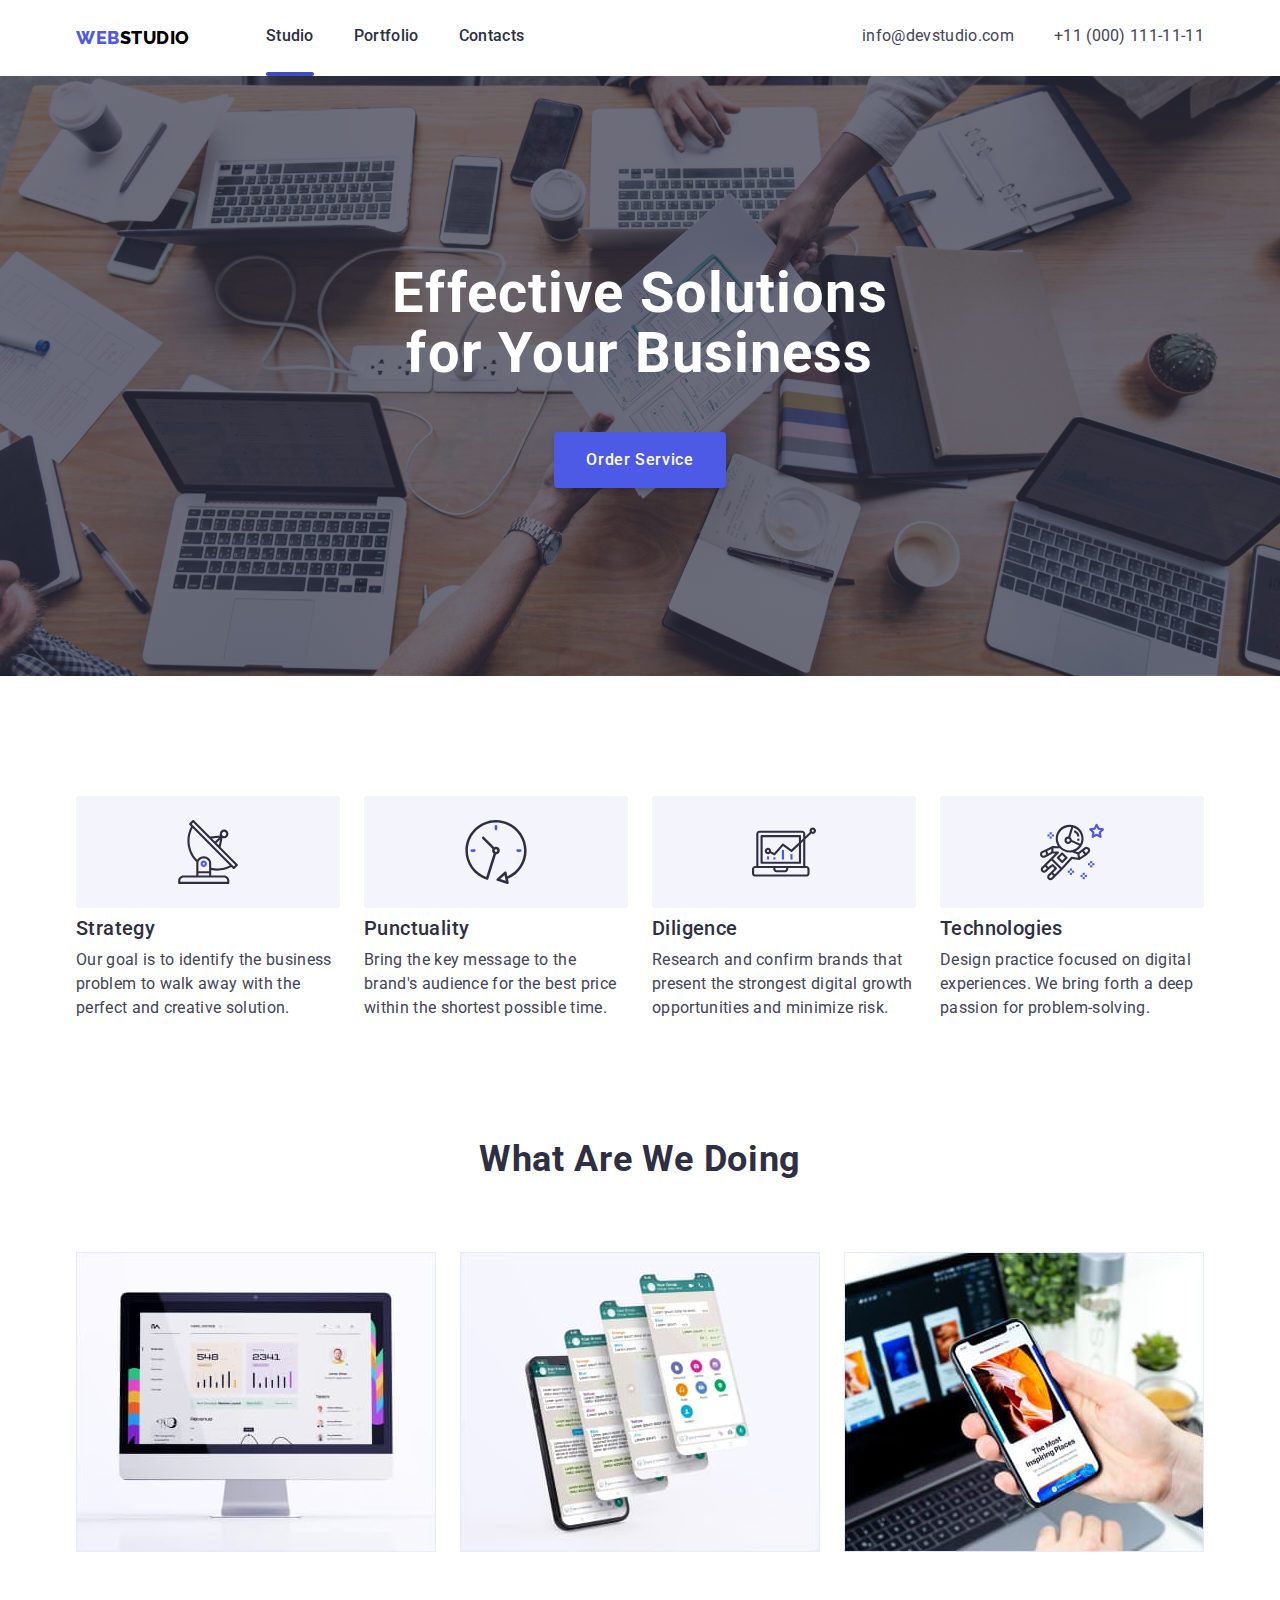
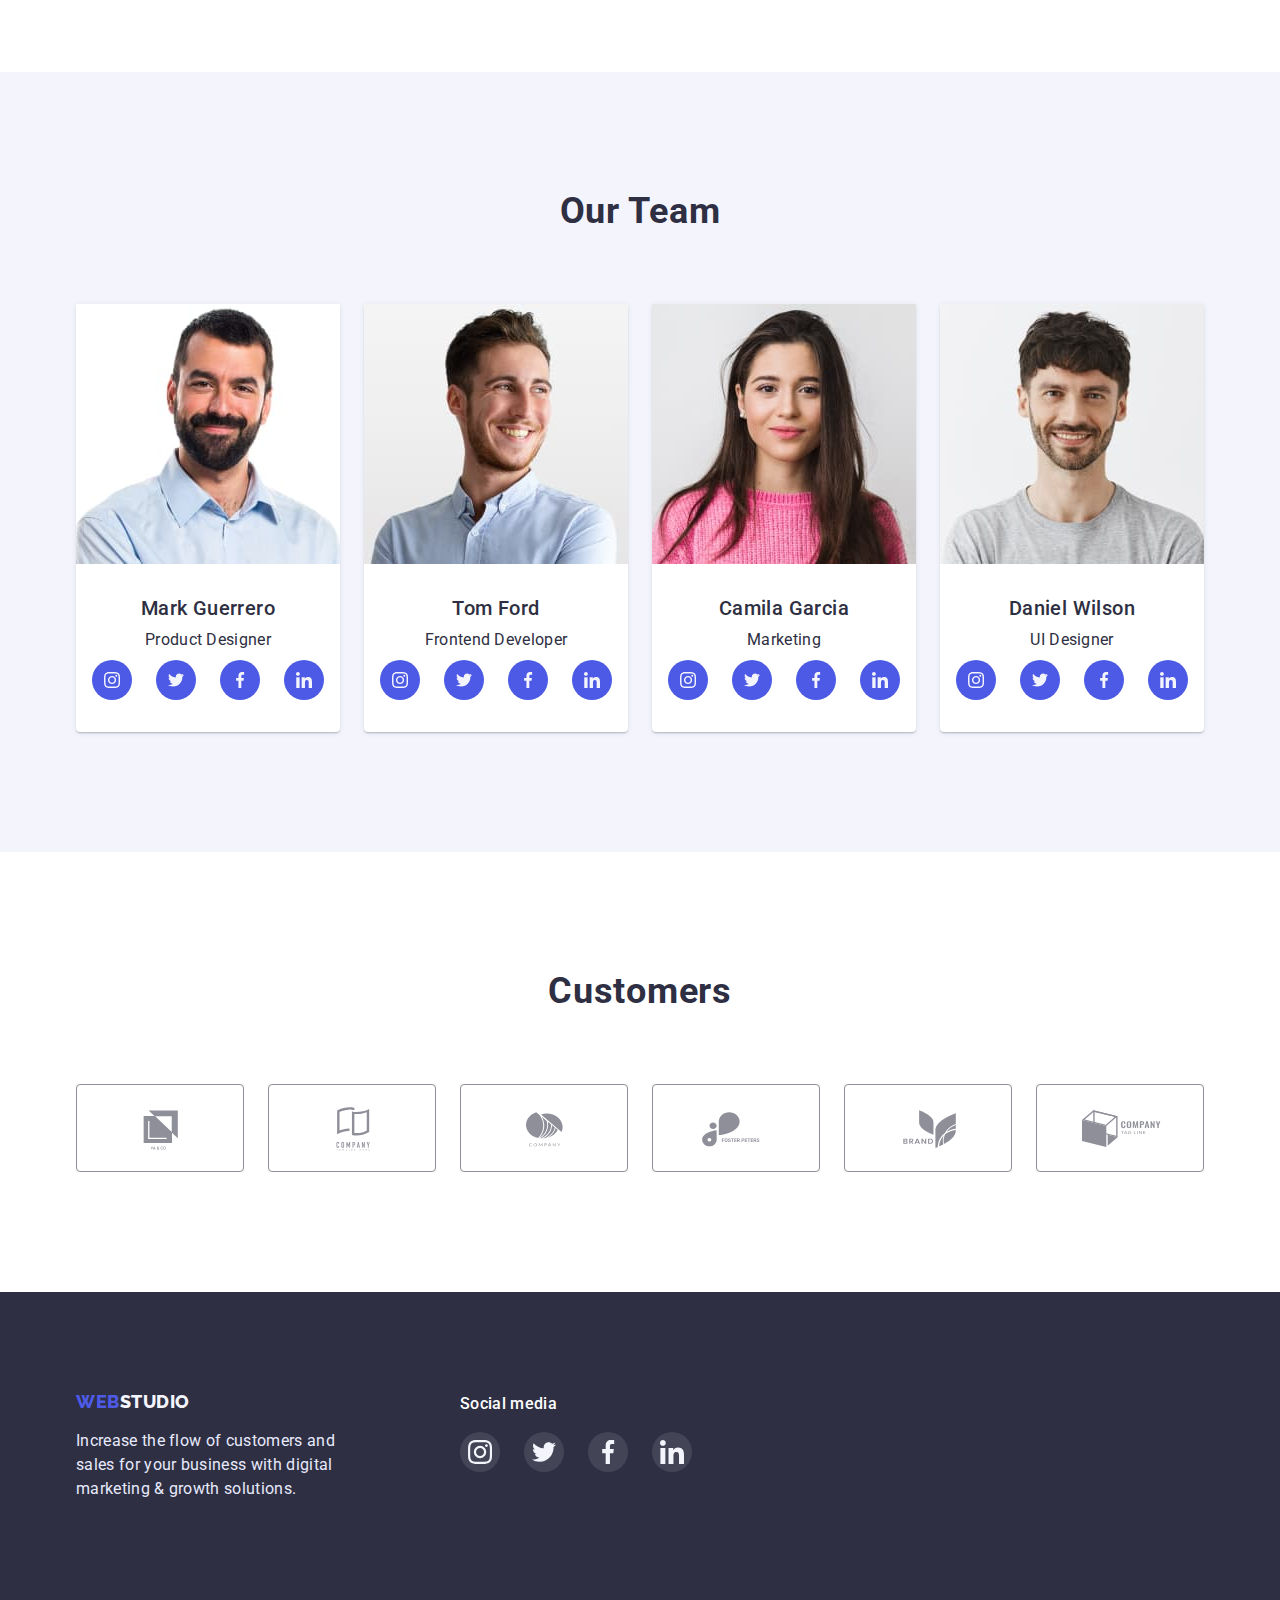
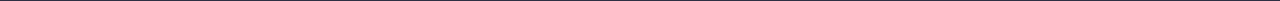
<file: index.html>
<!DOCTYPE html>
<html lang="en">
  <head>
    <meta charset="UTF-8" />
    <meta http-equiv="X-UA-Compatible" content="IE=edge" />
    <meta name="viewport" content="width=device-width, initial-scale=1.0" />
    <link
      rel="stylesheet"
      href="https://cdnjs.cloudflare.com/ajax/libs/modern-normalize/1.1.0/modern-normalize.min.css"
    />
    <link rel="stylesheet" href="css/styles.css" />
    <title>WEBSTUDIO</title>
  </head>
  <body>
    <header class="header">
      <div class="container navigation">
        <nav class="nav">
          <a href="#" class="logo-in-header"
            >WEB<span class="logo-two-part-in-header">STUDIO</span></a
          >
          <ul class="list-in-header">
            <li>
              <a href="./index.html" class="navigations-links current"
                >Studio</a
              >
            </li>
            <li>
              <a href="./portfolio.html" class="navigations-links">Portfolio</a>
            </li>
            <li><a href="#" class="navigations-links">Contacts</a></li>
          </ul>
        </nav>
        <ul class="contacts">
          <li>
            <a href="mailto:info@devstudio.com" class="contacts-style"
              >info@devstudio.com</a
            >
          </li>
          <li>
            <a href="tel:+110001111111" class="contacts-style"
              >+11 (000) 111-11-11</a
            >
          </li>
        </ul>
      </div>
    </header>
    <main>
      <section class="effective-solutions">
        <div class="container">
          <h1 class="text-of-effective-solutions">
            Effective Solutions<br />
            for Your Business
          </h1>
          <button type="button" class="order-service-button" data-modal-open>
            Order Service
          </button>
        </div>
      </section>
      <section class="features">
        <div class="container">
          <h2 hidden>features</h2>
          <ul class="list-of-features">
            <li class="content-in-list-features">
              <div class="icons-in-hero">
                <svg class="icon-in-hero" width="64" height="64">
                  <use href="./images/icons.svg#icon-antenna-1"></use>
                </svg>
              </div>
              <h3 class="heading-features">Strategy</h3>
              <p>
                Our goal is to identify the business problem to walk away with
                the perfect and creative solution.
              </p>
            </li>
            <li class="content-in-list-features">
              <div class="icons-in-hero">
                <svg class="icon-in-hero" width="64" height="64">
                  <use href="./images/icons.svg#icon-clock-1"></use>
                </svg>
              </div>
              <h3 class="heading-features">Punctuality</h3>
              <p>
                Bring the key message to the brand's audience for the best price
                within the shortest possible time.
              </p>
            </li>
            <li class="content-in-list-features">
              <div class="icons-in-hero">
                <svg class="icon-in-hero" width="64" height="64">
                  <use href="./images/icons.svg#icon-diagram-1"></use>
                </svg>
              </div>
              <h3 class="heading-features">Diligence</h3>
              <p>
                Research and confirm brands that present the strongest digital
                growth opportunities and minimize risk.
              </p>
            </li>
            <li class="content-in-list-features">
              <div class="icons-in-hero">
                <svg class="icon-in-hero" width="64" height="64">
                  <use href="./images/icons.svg#icon-astronaut-1"></use>
                </svg>
              </div>
              <h3 class="heading-features">Technologies</h3>
              <p>
                Design practice focused on digital experiences. We bring forth a
                deep passion for problem-solving.
              </p>
            </li>
          </ul>
        </div>
      </section>
      <section class="examples">
        <div class="container">
          <h2 class="heading">What Are We Doing</h2>
          <ul class="examples-list">
            <li>
              <img
                src="images/monitor.jpg"
                width="360"
                height="300"
                alt="monitor"
              />
            </li>
            <li>
              <img
                src="images/phone_one.jpg"
                width="360"
                height="300"
                alt="a phone with an open messenger"
              />
            </li>
            <li>
              <img
                src="images/phone_two.jpg"
                width="360"
                height="300"
                alt="phone with an open site"
              />
            </li>
          </ul>
        </div>
      </section>
      <section class="section-team">
        <div class="container">
          <h2 class="heading">Our Team</h2>
          <ul class="team">
            <li class="worker">
              <img
                src="images/worker_one.jpg"
                width="264"
                height="260"
                alt="smiling man with stubble and brown eyes is an employee of the company"
              />
              <div class="name-job">
                <h3 class="name">Mark Guerrero</h3>
                <p class="role">Product Designer</p>

                <ul class="social-icons-worker">
                  <li>
                    <a
                      href="https://instagram.com"
                      rel="noopener noreferrer nofollow"
                      aria-label="instagram link"
                      class="icon-link"
                    >
                      <svg class="social-icon" width="16" height="16">
                        <use href="./images/icons.svg#icon-instagram-2"></use>
                      </svg>
                    </a>
                  </li>
                  <li>
                    <a
                      href="https://twitter.com"
                      rel="noopener noreferrer nofollow"
                      aria-label="twitter link"
                      class="icon-link"
                    >
                      <svg class="social-icon" width="16" height="16">
                        <use href="./images/icons.svg#icon-twitter-1"></use>
                      </svg>
                    </a>
                  </li>
                  <li>
                    <a
                      href="https://facebook.com"
                      rel="noopener noreferrer nofollow"
                      aria-label="facebook link"
                      class="icon-link"
                    >
                      <svg class="social-icon" width="16" height="16">
                        <use href="./images/icons.svg#icon-facebook-1"></use>
                      </svg>
                    </a>
                  </li>
                  <li>
                    <a
                      href="https://linkedin.com"
                      rel="noopener noreferrer nofollow"
                      aria-label="linkedin link"
                      class="icon-link"
                    >
                      <svg class="social-icon" width="16" height="16">
                        <use href="./images/icons.svg#icon-linkedin-1"></use>
                      </svg>
                    </a>
                  </li>
                </ul>
              </div>
            </li>
            <li class="worker">
              <img
                src="images/worker_two.jpg"
                width="264"
                height="260"
                alt="a cheerful man with stubble and blue eyes is an employee of the company"
              />
              <div class="name-job">
                <h3 class="name">Tom Ford</h3>
                <p class="role">Frontend Developer</p>
                <ul class="social-icons-worker">
                  <li>
                    <a
                      href="https://instagram.com"
                      rel="noopener noreferrer nofollow"
                      aria-label="instagram link"
                      class="icon-link"
                    >
                      <svg class="social-icon" width="16" height="16">
                        <use href="./images/icons.svg#icon-instagram-2"></use>
                      </svg>
                    </a>
                  </li>
                  <li>
                    <a
                      href="https://twitter.com"
                      rel="noopener noreferrer nofollow"
                      aria-label="twitter link"
                      class="icon-link"
                    >
                      <svg class="social-icon" width="16" height="16">
                        <use href="./images/icons.svg#icon-twitter-1"></use>
                      </svg>
                    </a>
                  </li>
                  <li>
                    <a
                      href="https://facebook.com"
                      rel="noopener noreferrer nofollow"
                      aria-label="facebook link"
                      class="icon-link"
                    >
                      <svg class="social-icon" width="16" height="16">
                        <use href="./images/icons.svg#icon-facebook-1"></use>
                      </svg>
                    </a>
                  </li>
                  <li>
                    <a
                      href="https://linkedin.com"
                      rel="noopener noreferrer nofollow"
                      aria-label="linkedin link"
                      class="icon-link"
                    >
                      <svg class="social-icon" width="16" height="16">
                        <use href="./images/icons.svg#icon-linkedin-1"></use>
                      </svg>
                    </a>
                  </li>
                </ul>
              </div>
            </li>
            <li class="worker">
              <img
                src="images/worker_three.jpg"
                width="264"
                height="260"
                alt="a pretty girl with blue eyes is an employee of the company"
              />
              <div class="name-job">
                <h3 class="name">Camila Garcia</h3>
                <p class="role">Marketing</p>

                <ul class="social-icons-worker">
                  <li>
                    <a
                      href="https://instagram.com"
                      rel="noopener noreferrer nofollow"
                      aria-label="instagram link"
                      class="icon-link"
                    >
                      <svg class="social-icon" width="16" height="16">
                        <use href="./images/icons.svg#icon-instagram-2"></use>
                      </svg>
                    </a>
                  </li>
                  <li>
                    <a
                      href="https://twitter.com"
                      rel="noopener noreferrer nofollow"
                      aria-label="twitter link"
                      class="icon-link"
                    >
                      <svg class="social-icon" width="16" height="16">
                        <use href="./images/icons.svg#icon-twitter-1"></use>
                      </svg>
                    </a>
                  </li>
                  <li>
                    <a
                      href="https://facebook.com"
                      rel="noopener noreferrer nofollow"
                      aria-label="facebook link"
                      class="icon-link"
                    >
                      <svg class="social-icon" width="16" height="16">
                        <use href="./images/icons.svg#icon-facebook-1"></use>
                      </svg>
                    </a>
                  </li>
                  <li>
                    <a
                      href="https://linkedin.com"
                      rel="noopener noreferrer nofollow"
                      aria-label="linkedin link"
                      class="icon-link"
                    >
                      <svg class="social-icon" width="16" height="16">
                        <use href="./images/icons.svg#icon-linkedin-1"></use>
                      </svg>
                    </a>
                  </li>
                </ul>
              </div>
            </li>
            <li class="worker">
              <img
                src="images/worker_four.jpg"
                width="264"
                height="260"
                alt="smiling man with stubble and blue eyes company employee"
              />
              <div class="name-job">
                <h3 class="name">Daniel Wilson</h3>
                <p class="role">UI Designer</p>

                <ul class="social-icons-worker">
                  <li>
                    <a
                      href="https://instagram.com"
                      rel="noopener noreferrer nofollow"
                      aria-label="instagram link"
                      class="icon-link"
                    >
                      <svg class="social-icon" width="16" height="16">
                        <use href="./images/icons.svg#icon-instagram-2"></use>
                      </svg>
                    </a>
                  </li>
                  <li>
                    <a
                      href="https://twitter.com"
                      rel="noopener noreferrer nofollow"
                      aria-label="twitter link"
                      class="icon-link"
                    >
                      <svg class="social-icon" width="16" height="16">
                        <use href="./images/icons.svg#icon-twitter-1"></use>
                      </svg>
                    </a>
                  </li>
                  <li>
                    <a
                      href="https://facebook.com"
                      rel="noopener noreferrer nofollow"
                      aria-label="facebook link"
                      class="icon-link"
                    >
                      <svg class="social-icon" width="16" height="16">
                        <use href="./images/icons.svg#icon-facebook-1"></use>
                      </svg>
                    </a>
                  </li>
                  <li>
                    <a
                      href="https://linkedin.com"
                      rel="noopener noreferrer nofollow"
                      aria-label="linkedin link"
                      class="icon-link"
                    >
                      <svg class="social-icon" width="16" height="16">
                        <use href="./images/icons.svg#icon-linkedin-1"></use>
                      </svg>
                    </a>
                  </li>
                </ul>
              </div>
            </li>
          </ul>
        </div>
      </section>
      <section class="customers">
        <div class="container">
          <h2 class="heading">Customers</h2>
          <ul class="customers-icons">
            <li>
              <a class="customers-link" href="#">
                <svg class="icons" width="150" height="100">
                  <use href="./images/icons.svg#icon-Logo"></use>
                </svg>
              </a>
            </li>
            <li>
              <a class="customers-link" href="#">
                <svg class="icons" width="150" height="100">
                  <use href="./images/icons.svg#icon-Logo-1"></use>
                </svg>
              </a>
            </li>
            <li>
              <a class="customers-link" href="#">
                <svg class="icons" width="150" height="100">
                  <use href="./images/icons.svg#icon-Logo-2"></use>
                </svg>
              </a>
            </li>
            <li>
              <a class="customers-link" href="#">
                <svg class="icons" width="150" height="100">
                  <use href="./images/icons.svg#icon-Logo-3"></use>
                </svg>
              </a>
            </li>
            <li>
              <a class="customers-link" href="#">
                <svg class="icons" width="150" height="100">
                  <use href="./images/icons.svg#icon-Logo-4"></use>
                </svg>
              </a>
            </li>
            <li>
              <a class="customers-link" href="#">
                <svg class="icons" width="150" height="100">
                  <use href="./images/icons.svg#icon-Logo-5"></use>
                </svg>
              </a>
            </li>
          </ul>
        </div>
      </section>
    </main>
    <footer class="footer">
      <div class="container footer-position">
        <div>
          <a href="#" class="logo-footer"
            >WEB<span class="logo-two-part-in-footer">STUDIO</span></a
          >
          <p class="text-in-footer">
            Increase the flow of customers and sales for your business with
            digital marketing & growth solutions.
          </p>
        </div>
        <div class="list-icon-footer">
          <h3 class="social-media">Social media</h3>
          <ul class="icons-footer">
            <li>
              <a
                href="https://instagram.com"
                rel="noopener noreferrer nofollow"
                class="icon-link-in-footer"
                aria-label="instagram link"
                ><svg class="" width="24" height="24">
                  <use href="./images/icons.svg#icon-instagram-2"></use></svg
              ></a>
            </li>
            <li>
              <a
                href="https://twitter.com"
                rel="noopener noreferrer nofollow"
                class="icon-link-in-footer"
                aria-label="twitter link"
                ><svg class="" width="24" height="24">
                  <use href="./images/icons.svg#icon-twitter-1"></use></svg
              ></a>
            </li>
            <li>
              <a
                href="https://facebook.com"
                rel="noopener noreferrer nofollow"
                aria-label="facebook link"
                class="icon-link-in-footer"
                ><svg class="" width="24" height="24">
                  <use href="./images/icons.svg#icon-facebook-1"></use></svg
              ></a>
            </li>
            <li>
              <a
                href="https://linkedin.com"
                rel="noopener noreferrer nofollow"
                aria-label="linkedin link"
                class="icon-link-in-footer"
                ><svg class="" width="24" height="24">
                  <use href="./images/icons.svg#icon-linkedin-1"></use></svg
              ></a>
            </li>
          </ul>
        </div>
      </div>
    </footer>
    <div class="backdrop is-hidden" data-modal>
      <div class="modal">
        <button type="button" class="modal-btn" data-modal-close>
          <svg class="modal-svg" width="8" height="8">
            <use href="./images/icons.svg#modal-close"></use>
          </svg>
        </button>
      </div>
    </div>
    <script src="./js/modal.js"></script>
  </body>
</html>
</file>
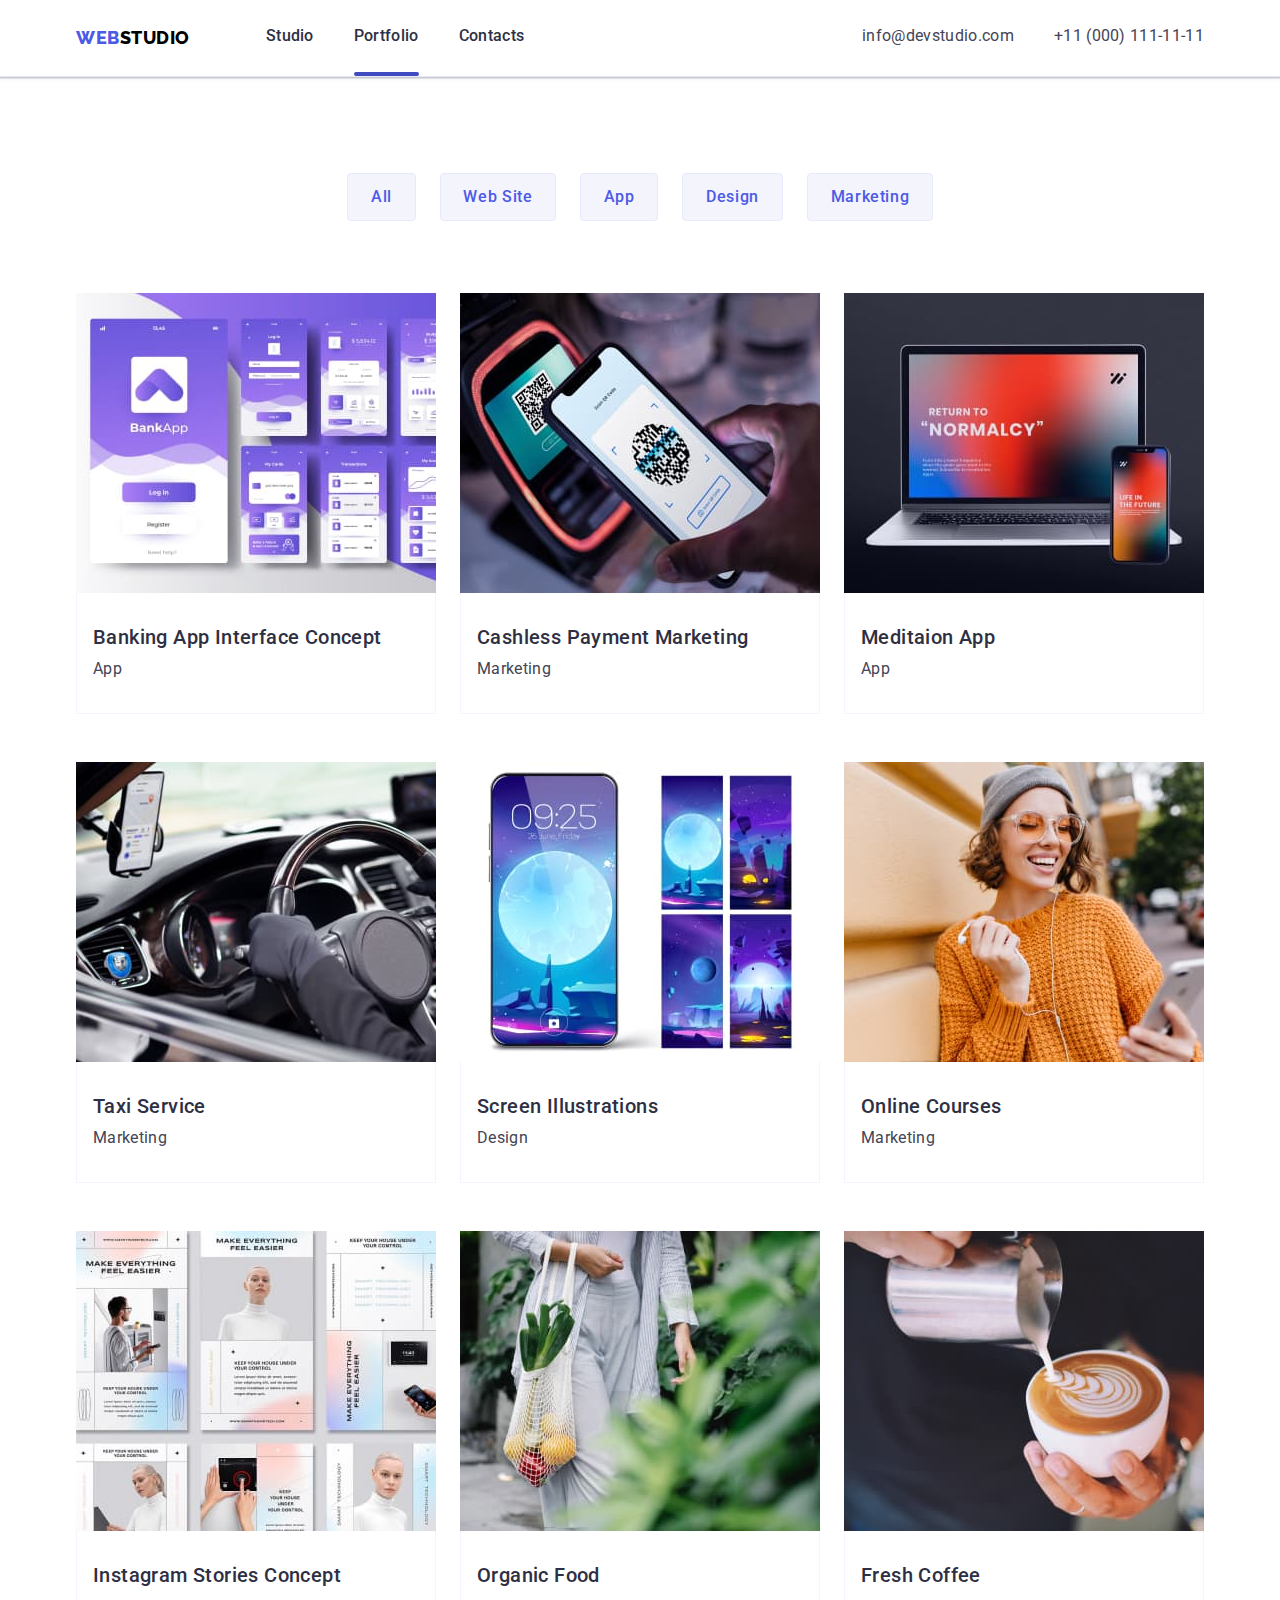
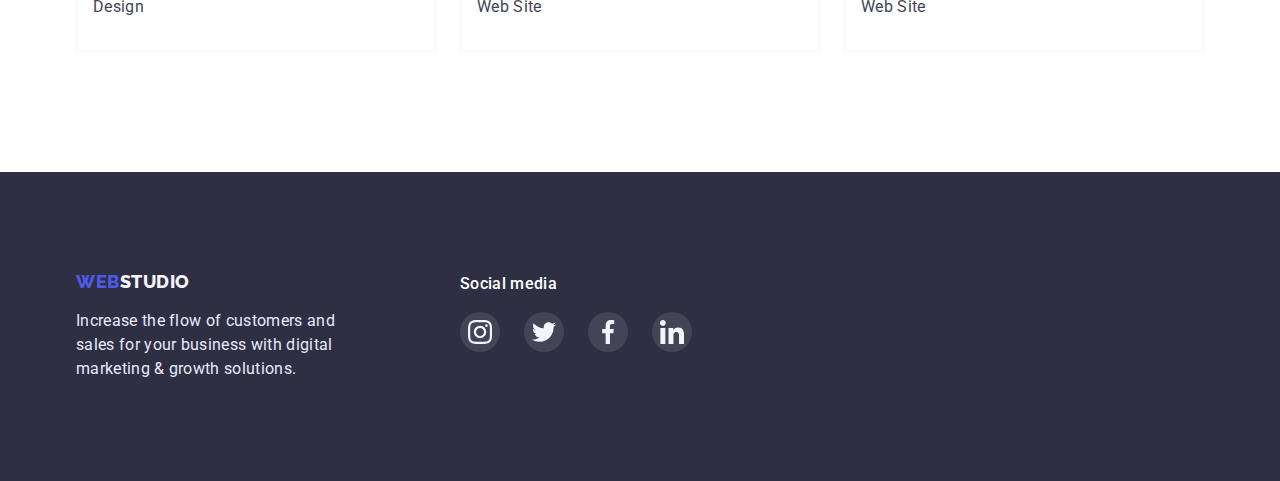
<file: portfolio.html>
<!DOCTYPE html>
<html lang="en">
  <head>
    <meta charset="UTF-8" />
    <meta http-equiv="X-UA-Compatible" content="IE=edge" />
    <meta name="viewport" content="width=device-width, initial-scale=1.0" />
    <link
      rel="stylesheet"
      href="https://cdnjs.cloudflare.com/ajax/libs/modern-normalize/1.1.0/modern-normalize.min.css"
    />
    <link rel="stylesheet" href="./css/styles.css" />
    <title>Portfolio</title>
  </head>
  <body>
    <header class="header portfolio">
      <div class="container navigation">
        <nav class="nav">
          <a href="#" class="logo-in-header"
            >WEB<span class="logo-two-part-in-header">STUDIO</span></a
          >
          <ul class="list-in-header">
            <li><a href="./index.html" class="navigations-links">Studio</a></li>
            <li>
              <a
                href="./portfolio.html"
                class="navigations-links current-portfolio"
                >Portfolio</a
              >
            </li>
            <li><a href="#" class="navigations-links">Contacts</a></li>
          </ul>
        </nav>
        <ul class="contacts">
          <li>
            <a href="mailto:info@devstudio.com" class="contacts-style"
              >info@devstudio.com</a
            >
          </li>
          <li>
            <a href="tel:+110001111111" class="contacts-style"
              >+11 (000) 111-11-11</a
            >
          </li>
        </ul>
      </div>
    </header>
    <main>
      <section class="all-in-portfolio">
        <div class="container">
          <h1 hidden>Categories</h1>
          <ul class="filter">
            <li>
              <button type="button" class="content-in-filter-all">All</button>
            </li>
            <li>
              <button type="button" class="content-in-filter-web-site">
                Web Site
              </button>
            </li>
            <li>
              <button type="button" class="content-in-filter-app">App</button>
            </li>
            <li>
              <button type="button" class="content-in-filter-design">
                Design
              </button>
            </li>
            <li>
              <button type="button" class="content-in-filter-marketing">
                Marketing
              </button>
            </li>
          </ul>
          <ul class="category-in-portfolio">
            <li class="content-in-category-in-portfolio">
              <a href="#" class="content-in-category-in-portfolio-link">
                <div class="container-card-and-overlay">
                  <img
                    src="./images/img-2.jpg"
                    class="img-in-portfolio"
                    height="300"
                    width="360"
                    alt="banking
            App Interface Concept"
                  />
                  <div class="overlay-in-card overlay">
                    <p class="txt-in-overlay">
                      14 Stylish and User-Friendly App Design Concepts · Task
                      Manager App · Calorie Tracker App · Exotic Fruit Ecommerce
                      App · Cloud Storage App
                    </p>
                  </div>
                </div>
                <div class="names-portfolio">
                  <h2 class="names-product">Banking App Interface Concept</h2>
                  <p class="content-color">App</p>
                </div>
              </a>
            </li>
            <li class="content-in-category-in-portfolio">
              <a href="#" class="content-in-category-in-portfolio-link">
                <div class="container-card-and-overlay">
                  <img
                    src="./images/img-1.jpg"
                    class="img-in-portfolio"
                    height="300"
                    width="360"
                    alt="cashless
            Payment"
                  />
                  <div class="overlay-in-card overlay">
                    <p class="txt-in-overlay">
                      14 Stylish and User-Friendly App Design Concepts · Task
                      Manager App · Calorie Tracker App · Exotic Fruit Ecommerce
                      App · Cloud Storage App
                    </p>
                  </div>
                </div>
                <div class="names-portfolio">
                  <h2 class="names-product">Cashless Payment Marketing</h2>
                  <p class="content-color">Marketing</p>
                </div>
              </a>
            </li>
            <li class="content-in-category-in-portfolio">
              <a href="#" class="content-in-category-in-portfolio-link">
                <div class="container-card-and-overlay">
                  <img
                    src="images/img-10.jpg"
                    class="img-in-portfolio"
                    height="300"
                    width="360"
                    alt=" a
            meditation application is open on the laptop "
                  />
                  <div class="overlay-in-card overlay">
                    <p class="txt-in-overlay">
                      14 Stylish and User-Friendly App Design Concepts · Task
                      Manager App · Calorie Tracker App · Exotic Fruit Ecommerce
                      App · Cloud Storage App
                    </p>
                  </div>
                </div>
                <div class="names-portfolio">
                  <h2 class="names-product">Meditaion App</h2>
                  <p class="content-color">App</p>
                </div>
              </a>
            </li>
            <li class="content-in-category-in-portfolio">
              <a href="#" class="content-in-category-in-portfolio-link">
                <div class="container-card-and-overlay">
                  <img
                    src="./images/img-8.jpg"
                    class="img-in-portfolio"
                    height="300"
                    width="360"
                    alt="taxi
            service"
                  />
                  <div class="overlay-in-card overlay">
                    <p class="txt-in-overlay">
                      14 Stylish and User-Friendly App Design Concepts · Task
                      Manager App · Calorie Tracker App · Exotic Fruit Ecommerce
                      App · Cloud Storage App
                    </p>
                  </div>
                </div>
                <div class="names-portfolio">
                  <h2 class="names-product">Taxi Service</h2>
                  <p class="content-color">Marketing</p>
                </div>
              </a>
            </li>
            <li class="content-in-category-in-portfolio">
              <a href="#" class="content-in-category-in-portfolio-link">
                <div class="container-card-and-overlay">
                  <img
                    src="./images/img-9.jpg"
                    class="img-in-portfolio"
                    height="300"
                    width="360"
                    alt="illustration for phone with beautiful moon"
                  />
                  <div class="overlay-in-card overlay">
                    <p class="txt-in-overlay">
                      14 Stylish and User-Friendly App Design Concepts · Task
                      Manager App · Calorie Tracker App · Exotic Fruit Ecommerce
                      App · Cloud Storage App
                    </p>
                  </div>
                </div>
                <div class="names-portfolio">
                  <h2 class="names-product">Screen Illustrations</h2>
                  <p class="content-color">Design</p>
                </div>
              </a>
            </li>
            <li class="content-in-category-in-portfolio">
              <a href="#" class="content-in-category-in-portfolio-link">
                <div class="container-card-and-overlay">
                  <img
                    src="./images/img-7.jpg"
                    class="img-in-portfolio"
                    height="300"
                    width="360"
                    alt="a pretty
            girl is listening to something on her phone"
                  />
                  <div class="overlay-in-card overlay">
                    <p class="txt-in-overlay">
                      14 Stylish and User-Friendly App Design Concepts · Task
                      Manager App · Calorie Tracker App · Exotic Fruit Ecommerce
                      App · Cloud Storage App
                    </p>
                  </div>
                </div>
                <div class="names-portfolio">
                  <h2 class="names-product">Online Courses</h2>
                  <p class="content-color">Marketing</p>
                </div>
              </a>
            </li>
            <li class="content-in-category-in-portfolio">
              <a href="#" class="content-in-category-in-portfolio-link">
                <div class="container-card-and-overlay">
                  <img
                    src="./images/img-4.jpg"
                    class="img-in-portfolio"
                    height="300"
                    width="360"
                    alt="instagram stories concept"
                  />
                  <div class="overlay-in-card overlay">
                    <p class="txt-in-overlay">
                      14 Stylish and User-Friendly App Design Concepts · Task
                      Manager App · Calorie Tracker App · Exotic Fruit Ecommerce
                      App · Cloud Storage App
                    </p>
                  </div>
                </div>
                <div class="names-portfolio">
                  <h2 class="names-product">Instagram Stories Concept</h2>
                  <p class="content-color">Design</p>
                </div>
              </a>
            </li>
            <li class="content-in-category-in-portfolio">
              <a href="#" class="content-in-category-in-portfolio-link">
                <div class="container-card-and-overlay">
                  <img
                    src="./images/img-3.jpg"
                    class="img-in-portfolio"
                    height="300"
                    width="360"
                    alt="the girl
            carries a bag with fresh vegetables"
                  />
                  <div class="overlay-in-card overlay">
                    <p class="txt-in-overlay">
                      14 Stylish and User-Friendly App Design Concepts · Task
                      Manager App · Calorie Tracker App · Exotic Fruit Ecommerce
                      App · Cloud Storage App
                    </p>
                  </div>
                </div>
                <div class="names-portfolio">
                  <h2 class="names-product">Organic Food</h2>
                  <p class="content-color">Web Site</p>
                </div>
              </a>
            </li>
            <li class="content-in-category-in-portfolio">
              <a href="#" class="content-in-category-in-portfolio-link">
                <div class="container-card-and-overlay">
                  <img
                    src="./images/img-6.jpg"
                    class="img-in-portfolio"
                    height="300"
                    width="360"
                    alt="the
            barista makes a beautiful drawing on the coffee"
                  />
                  <div class="overlay-in-card overlay">
                    <p class="txt-in-overlay">
                      14 Stylish and User-Friendly App Design Concepts · Task
                      Manager App · Calorie Tracker App · Exotic Fruit Ecommerce
                      App · Cloud Storage App
                    </p>
                  </div>
                </div>
                <div class="names-portfolio">
                  <h2 class="names-product">Fresh Coffee</h2>
                  <p class="content-color">Web Site</p>
                </div>
              </a>
            </li>
          </ul>
        </div>
      </section>
    </main>
    <footer class="footer">
      <div class="container footer-position">
        <div>
          <a href="#" class="logo-footer"
            >WEB<span class="logo-two-part-in-footer">STUDIO</span></a
          >
          <p class="text-in-footer">
            Increase the flow of customers and sales for your business with
            digital marketing & growth solutions.
          </p>
        </div>
        <div class="list-icon-footer">
          <h3 class="social-media">Social media</h3>
          <ul class="icons-footer">
            <li>
              <a
                href="https://instagram.com"
                rel="noopener noreferrer nofollow"
                class="icon-link-in-footer"
                aria-label="instagram link"
                ><svg class="" width="24" height="24">
                  <use href="./images/icons.svg#icon-instagram-2"></use></svg
              ></a>
            </li>
            <li>
              <a
                href="https://twitter.com"
                rel="noopener noreferrer nofollow"
                class="icon-link-in-footer"
                aria-label="twitter link"
                ><svg class="" width="24" height="24">
                  <use href="./images/icons.svg#icon-twitter-1"></use></svg
              ></a>
            </li>
            <li>
              <a
                href="https://facebook.com"
                rel="noopener noreferrer nofollow"
                aria-label="facebook link"
                class="icon-link-in-footer"
                ><svg class="" width="24" height="24">
                  <use href="./images/icons.svg#icon-facebook-1"></use></svg
              ></a>
            </li>
            <li>
              <a
                href="https://linkedin.com"
                rel="noopener noreferrer nofollow"
                aria-label="linkedin link"
                class="icon-link-in-footer"
                ><svg class="" width="24" height="24">
                  <use href="./images/icons.svg#icon-linkedin-1"></use></svg
              ></a>
            </li>
          </ul>
        </div>
      </div>
    </footer>
  </body>
</html>
</file>
<file: css/styles.css>
@import url("https://fonts.googleapis.com/css2?family=Edu+QLD+Beginner&family=Raleway:wght@800&display=swap");
@import url("https://fonts.googleapis.com/css2?family=Edu+QLD+Beginner&family=Raleway:wght@800&family=Roboto:wght@400;500;700;900&display=swap");

:root {
  --button-background-color: #4d5ae5;
  --button-color: #ffffff;
  --text-of-solutions-color: white;
  --background-of-solutions-color: #2e2f42;
  --contacts-hover-color: #404bbf;
  --contacts-color: #434455;
  --navigations-links-hover-color: #404bbf;
  --navigations-links-color: #2e2f42;
  --logo-in-header-color: #4d5ae5;
  --background-order-service-button-hover-color: #404bbf;
  --list-of-features-color: #434455;
  --heading-features-color: #2e2f42;
  --heading-color: #2e2f42;
  --background-team-color: #ffffff;
  --background-team-hover-color: #ffffff;
  --name-and-role-color: #2e2f42;
  --footer-color: #2e2f42;
  --logo-in-footer-color: #4d5ae5;
  --text-in-footer-color: #e7e9fc;
  --logo-two-part-in-header-color: black;
  --logo-two-part-in-footer-color: #f4f4fd;
  --focus-on-icon:#31D0AA;
}

h1,
h2,
h3,
h4,
h5,
h6,
p,
ul {
  margin: 0;
  padding: 0;
}
img {
  display: block;
}
body {
  font-family: "Roboto";
  font-style: normal;
  font-weight: 400;
  font-size: 16px;
  line-height: 1.5;
  letter-spacing: 0.02em;
  margin-left: auto;
  margin-right: auto;
}
.container {
  width: 1158px;
  margin-left: auto;
  margin-right: auto;
  padding: 0px 15px;
}
header {
  display: flex;
}
.portfolio{
  border-bottom: 1px solid #E7E9FC;
    box-shadow: 0px 2px 1px rgba(46, 47, 66, 0.08), 0px 1px 1px rgba(46, 47, 66, 0.16), 0px 1px 6px rgba(46, 47, 66, 0.08);
}
.nav {
  display: flex;
  align-items: center;
}
.logo-in-header {
  color: var(--logo-in-header-color);
  font-family: "Raleway";
  font-style: normal;
  font-weight: 800;
  font-size: 18px;
  line-height: 1.16;
  letter-spacing: 0.03em;
  text-transform: uppercase;
  text-decoration: none;
}

.list-in-header {
  display: flex;
  align-content: center;
  list-style-type: none;
  padding: 0;
  font-weight: 500;
  font-size: 16px;
  line-height: 1.5;
  letter-spacing: 0.02em;
  margin-left: 76px;
  gap: 40px;
}
.navigation {
  display: flex;
}
.navigations-links {
  color: var(--navigations-links-color);
  text-decoration: none;
  padding: 24px 0px;
  display: block; 
  position: relative;
}
.navigations-links:hover,
.navigations-links:focus {
  transition: color 250ms cubic-bezier(0.4, 0, 0.2, 1);
  color: var(--navigations-links-hover-color);
  text-decoration: none;
}
.navigations-links.current::after{
  content: '';

  background: #404BBF;
  border-radius: 2px;
  width: 100%;
  height: 4px;

  position: relative;
  top: 24px;
  display: block;
}
.navigations-links.current-portfolio::after {
  content: '';

  background: #404BBF;
  border-radius: 2px;
  border-bottom: -1px;
  width: 100%;
  height: 4px;
  
  position: relative;
  top: 24px;
  display: block;
}
.contacts {
  display: flex;
  justify-content: flex-end;
  list-style-type: none;
  padding: 24px 0px;
  gap: 40px;
  margin-left: auto;
}

.contacts-style {
  font-weight: 400;
  font-size: 16px;
  line-height: 1.5;
  letter-spacing: 0.02em;
  color: var(--contacts-color);
  text-decoration: none;
}

.contacts-style:hover,
.contacts-style:focus {
  transition: color 250ms cubic-bezier(0.4, 0, 0.2, 1);
  color: var(--contacts-hover-color);
}
.effective-solutions {
  background-image: linear-gradient(rgba(46, 47, 66, 0.7), rgba(46, 47, 66, 0.7)), url("../images/people-office\ 1.png");
    background-repeat: no-repeat;
    background-position: center;
    max-width: 1440px;
    margin-left: auto;
    margin-right: auto;
    padding: 188px 0px;
  color: var(--text-of-solutions-color);
  text-align: center;
}

.text-of-effective-solutions {
  font-weight: 700;
  font-size: 56px;
  line-height: 1.07;
  letter-spacing: 0.02em;
  margin-bottom: 48px;
}

.order-service-button {
  background: var(--button-background-color);
  box-shadow: 0px 4px 4px rgba(0, 0, 0, 0.15);
  border-radius: 4px;
  padding: 16px 32px;
  border: none;
  left: 20px;
  top: 20px;
  font-family: "Roboto";
  font-style: normal;
  font-weight: 500;
  font-size: 16px;
  line-height: 1.5;
  letter-spacing: 0.04em;
  color: var(--button-color);
  cursor: pointer;
}

.order-service-button:hover,
.order-service-button:focus {
  padding: 16px 32px;
  left: 20px;
  top: 88px;
  background-color: var(--background-order-service-button-hover-color);
  transition: background-color 250ms cubic-bezier(0.4, 0, 0.2, 1);
  box-shadow: 0px 4px 4px rgba(0, 0, 0, 0.15);
  border-radius: 4px;
  cursor: pointer;
}
.features {
  padding: 120px 0px;
}
.list-of-features {
  list-style-type: none;
  display: flex;
  justify-content: space-between;
  padding: 0;
  font-size: 16px;
  line-height: 1.5;
  letter-spacing: 0.02em;
  color: var(--list-of-features-color);
}
.content-in-list-features {
  width: 264px;
}
.heading-features {
  font-weight: 500;
  font-size: 20px;
  line-height: 1.2;
  letter-spacing: 0.02em;
  color: var(--heading-features-color);
  margin-bottom: 8px;
}

.heading {
  text-align: center;
  letter-spacing: 0.02em;
  text-transform: capitalize;
  font-weight: 700;
  font-size: 36px;
  line-height: 1.11;
  color: var(--heading-color);
  margin-bottom: 72px;
  margin-top: 0;
}
.examples {
  padding-bottom: 120px;
}
.examples-list {
  list-style-type: none;
  display: flex;
  gap: 24px;
  padding: 0;
}
.section-team {
  padding-top: 120px;
  padding-bottom: 120px;
  background-color: var(--logo-two-part-in-footer-color);
}
.team {
  list-style-type: none;
  display: flex;
  gap: 24px;
}
.worker {
  background: var(--background-team-color);
  box-shadow: 0px 1px 6px rgba(46, 47, 66, 0.08), 0px 1px 1px rgba(46, 47, 66, 0.16), 0px 2px 1px rgba(46, 47, 66, 0.08);
  border-radius: 0px 0px 4px 4px;
}
.name-job {
  padding: 32px 16px 32px 16px;
}
.social-icons-worker{
  display: flex;
  list-style-type: none;
  justify-content: center;
  margin-top: 8px;
  gap: 24px;
}
.names-product {
  font-family: "Roboto";
  font-style: normal;
  font-weight: 500;
  font-size: 20px;
  line-height: calc(24 / 20);
}
.name {
  text-align: center;
  letter-spacing: 0.02em;
  font-weight: 500;
  font-size: 20px;
  line-height: 1.2;
  margin-bottom: 8px;
  color: var(--name-and-role-color);
}

.role {
  text-align: center;
  letter-spacing: 0.02em;
  font-weight: 400;
  font-size: 16px;
  line-height: 1.5;
  color: var(--name-and-role-color);
}

.footer {
  background: var(--footer-color);
  padding: 100px 0px;
}

.logo-footer {
  font-family: "Raleway";
  font-style: normal;
  font-weight: 800;
  font-size: 18px;
  line-height: 1.16;
  display: flex;
  align-items: center;
  letter-spacing: 0.03em;
  text-transform: uppercase;
  text-decoration: none;
  color: var(--logo-in-footer-color);
}

.text-in-footer {
  font-weight: 400;
  font-size: 16px;
  line-height: 1.5;
  letter-spacing: 0.02em;
  margin-top: 16px;
  width: 264px;
  color: var(--text-in-footer-color);
}

.logo-two-part-in-header {
  color: var(--logo-two-part-in-header-color);
}

.logo-two-part-in-footer {
  color: var(--logo-two-part-in-footer-color);
}
.filter {
  list-style-type: none;
  display: flex;
  justify-content: center;
  margin-bottom: 72px;
  padding: 0;
  gap: 24px;
}
.img-in-portfolio postition {
  display: block;
  position: absolute;
}
.content-in-category-in-portfolio-list {
  display: flex;
  justify-content: space-around;
  flex-wrap: wrap;
  list-style-type: none;
  padding: 0;
  gap: 48px 24px;
}
.names-portfolio {
  
  padding: 32px 16px;
  border-bottom: 1px solid var(--logo-two-part-in-footer-color);
  border-left: 1px solid var(--logo-two-part-in-footer-color);
  border-right: 1px solid var(--logo-two-part-in-footer-color);
}
.content-in-filter-all {
  cursor: pointer;
  width: 69px;
  height: 48px;
  border: 1px solid var(--text-in-footer-color);
  background: var(--logo-two-part-in-footer-color);
  border-radius: 4px;
  font-family: "Roboto";
  font-style: normal;
  font-weight: 500;
  font-size: 16px;
  line-height: 1.5;
  letter-spacing: 0.04em;
  color: var(--button-background-color);
  padding: 0;
}
.content-in-filter-all:hover,
.content-in-filter-all:focus {
  color: var(--button-color);
  background-color: var(--contacts-hover-color);
  box-shadow: 0px 3px 1px rgba(0, 0, 0, 0.1), 0px 2px 1px rgba(0, 0, 0, 0.08), 0px 2px 2px rgba(0, 0, 0, 0.12);
  border-color: #404BBF;
  border-radius: 4px;
  transition: color 250ms cubic-bezier(0.4, 0, 0.2, 1), background-color 250ms cubic-bezier(0.4, 0, 0.2, 1), border 250ms cubic-bezier(0.4, 0, 0.2, 1), box-shadow 250ms cubic-bezier(0.4, 0, 0.2, 1);
  }
.content-in-filter-web-site {
  width: 116px;
  height: 48px;
  background: var(--logo-two-part-in-footer-color);
  border: 1px solid var(--text-in-footer-color);
  border-radius: 4px;
  color: var(--button-background-color);
  font-family: "Roboto";
  font-style: normal;
  font-weight: 500;
  font-size: 16px;
  line-height: 1.5;
  letter-spacing: 0.04em;
  padding: 0;
  cursor: pointer;
}
.content-in-filter-web-site:hover,
.content-in-filter-web-site:focus {
  color: var(--button-color);
  background: var(--contacts-hover-color);
  box-shadow: 0px 3px 1px rgba(0, 0, 0, 0.1), 0px 2px 1px rgba(0, 0, 0, 0.08),
  0px 2px 2px rgba(0, 0, 0, 0.12);
  border-color: #404BBF;
  border-radius: 4px;
  transition: color 250ms cubic-bezier(0.4, 0, 0.2, 1), background-color 250ms cubic-bezier(0.4, 0, 0.2, 1), border 250ms cubic-bezier(0.4, 0, 0.2, 1), box-shadow 250ms cubic-bezier(0.4, 0, 0.2, 1);
}
.content-in-filter-app {
  width: 78px;
  height: 48px;
  background: var(--logo-two-part-in-footer-color);
  border: 1px solid var(--text-in-footer-color);
  border-radius: 4px;
  font-family: "Roboto";
  font-style: normal;
  font-weight: 500;
  font-size: 16px;
  line-height: 1.5;
  color: var(--button-background-color);
  padding: 0;
  cursor: pointer;
  letter-spacing: 0.04em;
}
.content-in-filter-app:hover {
  color: var(--button-color);
  background: var(--contacts-hover-color);
  box-shadow: 0px 3px 1px rgba(0, 0, 0, 0.1), 0px 2px 1px rgba(0, 0, 0, 0.08),
    0px 2px 2px rgba(0, 0, 0, 0.12);
  border-color: #404BBF;
  border-radius: 4px;
  transition: color 250ms cubic-bezier(0.4, 0, 0.2, 1), background-color 250ms cubic-bezier(0.4, 0, 0.2, 1), border 250ms cubic-bezier(0.4, 0, 0.2, 1), box-shadow 250ms cubic-bezier(0.4, 0, 0.2, 1);
}
.content-in-filter-design {
  width: 101px;
  height: 48px;
  background: var(--logo-two-part-in-footer-color);
  border: 1px solid var(--text-in-footer-color);
  border-radius: 4px;
  color: var(--button-background-color);
  font-family: "Roboto";
  font-style: normal;
  font-weight: 500;
  font-size: 16px;
  line-height: 1.5;
  letter-spacing: 0.04em;
  cursor: pointer;
  padding: 0;
}
.content-in-filter-design:hover,
.content-in-filter-design:focus {
  background: var(--contacts-hover-color);
  box-shadow: 0px 3px 1px rgba(0, 0, 0, 0.1), 0px 2px 1px rgba(0, 0, 0, 0.08),
    0px 2px 2px rgba(0, 0, 0, 0.12);
  border-color: #404BBF;
  border-radius: 4px;
  color: var(--button-color);
  transition: color 250ms cubic-bezier(0.4, 0, 0.2, 1), background-color 250ms cubic-bezier(0.4, 0, 0.2, 1), border 250ms cubic-bezier(0.4, 0, 0.2, 1), box-shadow 250ms cubic-bezier(0.4, 0, 0.2, 1);
}
.content-in-filter-marketing {
  width: 126px;
  height: 48px;
  background: var(--logo-two-part-in-footer-color);
  border: 1px solid var(--text-in-footer-color);
  border-radius: 4px;
  font-family: "Roboto";
  font-style: normal;
  font-weight: 500;
  font-size: 16px;
  line-height: 1.5;
  letter-spacing: 0.04em;
  color: var(--button-background-color);
  cursor: pointer;
  padding: 0;
}
.content-in-filter-marketing:hover,
.content-in-filter-marketing:focus {
  background: var(--contacts-hover-color);
  box-shadow: 0px 3px 1px rgba(0, 0, 0, 0.1), 0px 2px 1px rgba(0, 0, 0, 0.08),
    0px 2px 2px rgba(0, 0, 0, 0.12);
  border-color: #404BBF;
  border-radius: 4px;
  color: var(--button-color);
  transition: color 250ms cubic-bezier(0.4, 0, 0.2, 1), background-color 250ms cubic-bezier(0.4, 0, 0.2, 1), border 250ms cubic-bezier(0.4, 0, 0.2, 1), box-shadow 250ms cubic-bezier(0.4, 0, 0.2, 1);
}
.category-in-portfolio {
  display: flex;
  gap: 48px 24px;
  flex-wrap: wrap;
  justify-content: space-around;
  list-style-type: none;
  padding: 0;
}
.content-in-category-in-portfolio {
  width: 360px;
}
.content-in-category-in-portfolio-link {
  width: 360px;
  text-decoration: none;
  color: var(--background-of-solutions-color);
  font-weight: 500;
  font-size: 20px;
  line-height: 1.2;
  letter-spacing: 0.02em;
  background: var(--background-team-color);
}

.content-in-category-in-portfolio-link:hover,
.content-in-category-in-portfolio-link:focus{
  display: block;
  box-shadow: 0px 1px 6px rgba(46, 47, 66, 0.08),
  0px 1px 1px rgba(46, 47, 66, 0.16), 0px 2px 1px rgba(46, 47, 66, 0.08);
  border-radius: 0px 0px 4px 4px;
  transition: box-shadow 250ms cubic-bezier(0.4, 0, 0.2, 1), border-radius 250ms cubic-bezier(0.4, 0, 0.2, 1);
}
.content-in-category-in-portfolio-link:hover .overlay-in-card,  
.content-in-category-in-portfolio-link:focus .overlay-in-card{
  transform: translateY(-100%);
  transition: transform 600ms;

    font-style: normal;
    font-weight: 400;
    font-size: 16px;
    line-height: 24px;
    letter-spacing: 0.02em;
    color: #F4F4FD;
}
.content-color {

  
  font-family: 'Roboto';
  font-style: normal;
  font-weight: 400;
  font-size: 16px;
  line-height: calc(24/16);
  letter-spacing: 0.02em;
  color: var(--contacts-color);
  margin-top: 8px;
}
.all-in-portfolio {
  padding: 96px 0px 120px 0px;
}
.customers-icons{
  display: flex;
  list-style-type: none;
  gap: 24px;
}
.customers{
  padding-top: 120px;
  padding-bottom: 120px;
}
.icons{
  padding: 16px 32px;
  fill: currentColor;
}
.customers-link{
  display: flex;
  justify-content: center;
  align-items: center;
  width: 168px;
  height: 88px;
  border: 1px solid #8E8F99;
  border-radius: 4px;
  color: #8E8F99;
}
.customers-link:hover,
.customers-link:focus{
  color: #404BBF;
  border: 1px solid #404BBF;
  transition: color 250ms cubic-bezier(0.4, 0, 0.2, 1), border 250ms cubic-bezier(0.4, 0, 0.2, 1);
}
.icons-in-hero{
  display: flex;
  align-items: center;
  justify-content: center;
  background: #F4F4FD;
  border-radius: 4px;
  margin-bottom: 8px;
  height: 112px;
}
.icon-link{
  display: flex;
  justify-content: center;
  align-items: center;
  fill: var(--logo-two-part-in-footer-color);
  background-color: #4D5AE5;
  width: 40px;
  height: 40px;
  border-radius: 50%;
}
.icon-link:hover,
.icon-link:focus{
  transition: background 250ms cubic-bezier(0.4, 0, 0.2, 1);
  background-color: #404BBF;
}
.social-icons{
  display: flex;
  justify-content: center;
  gap: 24px;
  margin-bottom: 32px;
}
.icon-link-in-footer{
    display: flex;
    justify-content: center;
    align-items: center;
    background-color: rgba(255, 255, 255, 0.1);
    fill: var(--logo-two-part-in-footer-color);
    width: 40px;
    height: 40px;
    border-radius: 50%;
}
.icon-link-in-footer:hover,
.icon-link-in-footer:focus{
  background-color: var(--focus-on-icon);
  transition: background-color 250ms cubic-bezier(0.4, 0, 0.2, 1);
}
.icons-footer{
  display: flex;
  list-style-type: none;
  gap: 24px;
}
.div-footer{
  display: flex;
}
.social-media{
  color:var(--background-team-color);
  margin-bottom:16px ;
  font-family: 'Roboto';
  font-style: normal;
  font-weight: 500;
  font-size: 16px;
  line-height:calc(24/16);
  letter-spacing: 0.02em;
}
.list-icon-footer{
  display: block;
  margin-left: 120px;
}
.footer-position{
  display: flex;
}
.backdrop {
  position: fixed;

  top: 0;
  left: 0;

  width: 100%;
  height: 100%;

  background-color: rgba(46, 47, 66, 0.4);
}
.modal {
  position: absolute;
  top:50%;
  left:50%;

  transform: translate(-50%, -50%);
  width: 408px;
  min-height: 576px;

  background-color: #FCFCFC;
  box-shadow: 0px 1px 1px rgba(0, 0, 0, 0.14), 0px 1px 3px rgba(0, 0, 0, 0.12), 0px 2px 1px rgba(0, 0, 0, 0.2);
  border-radius: 4px;

  transition: transform 150ms ease 50ms, opacity 150ms ease 50ms;

}
.backdrop.is-hidden .modal{
  transform: translate(-50%, -70%) ;
  opacity: 0;
}
.modal-btn {
  display: flex;
  justify-content: center;
  align-items: center;

  position: absolute;
  top: 24px;
  right: 24px;

  width: 24px;
  height: 24px;
  border-radius: 50%;
  background: #E7E9FC;
  border: 1px solid rgba(0, 0, 0, 0.1);
  cursor: pointer;

  padding: 0;
}

.modal-svg {
  display: flex;
  justify-content: center;
  align-items: center;
}
.is-hidden{
  visibility: hidden;
  opacity: 0;
  pointer-events: none;
}
.container-card-and-overlay{
  position: relative;
  overflow: hidden;
}
.overlay-in-card{
  position: absolute;
  
  background-color: #4D5AE5;
  width: 360px;
  height: 300px;

  padding: 40px 32px 164px 32px;

  transform: translateY(0%);
  transition: transform 600ms;
}
.txt-in-overlay{
  font-style: normal;
  font-weight: 400;
  font-size: 16px;
  line-height: calc(24/16);

  letter-spacing: 0.02em;

  color: #F4F4FD;
}
</file>
